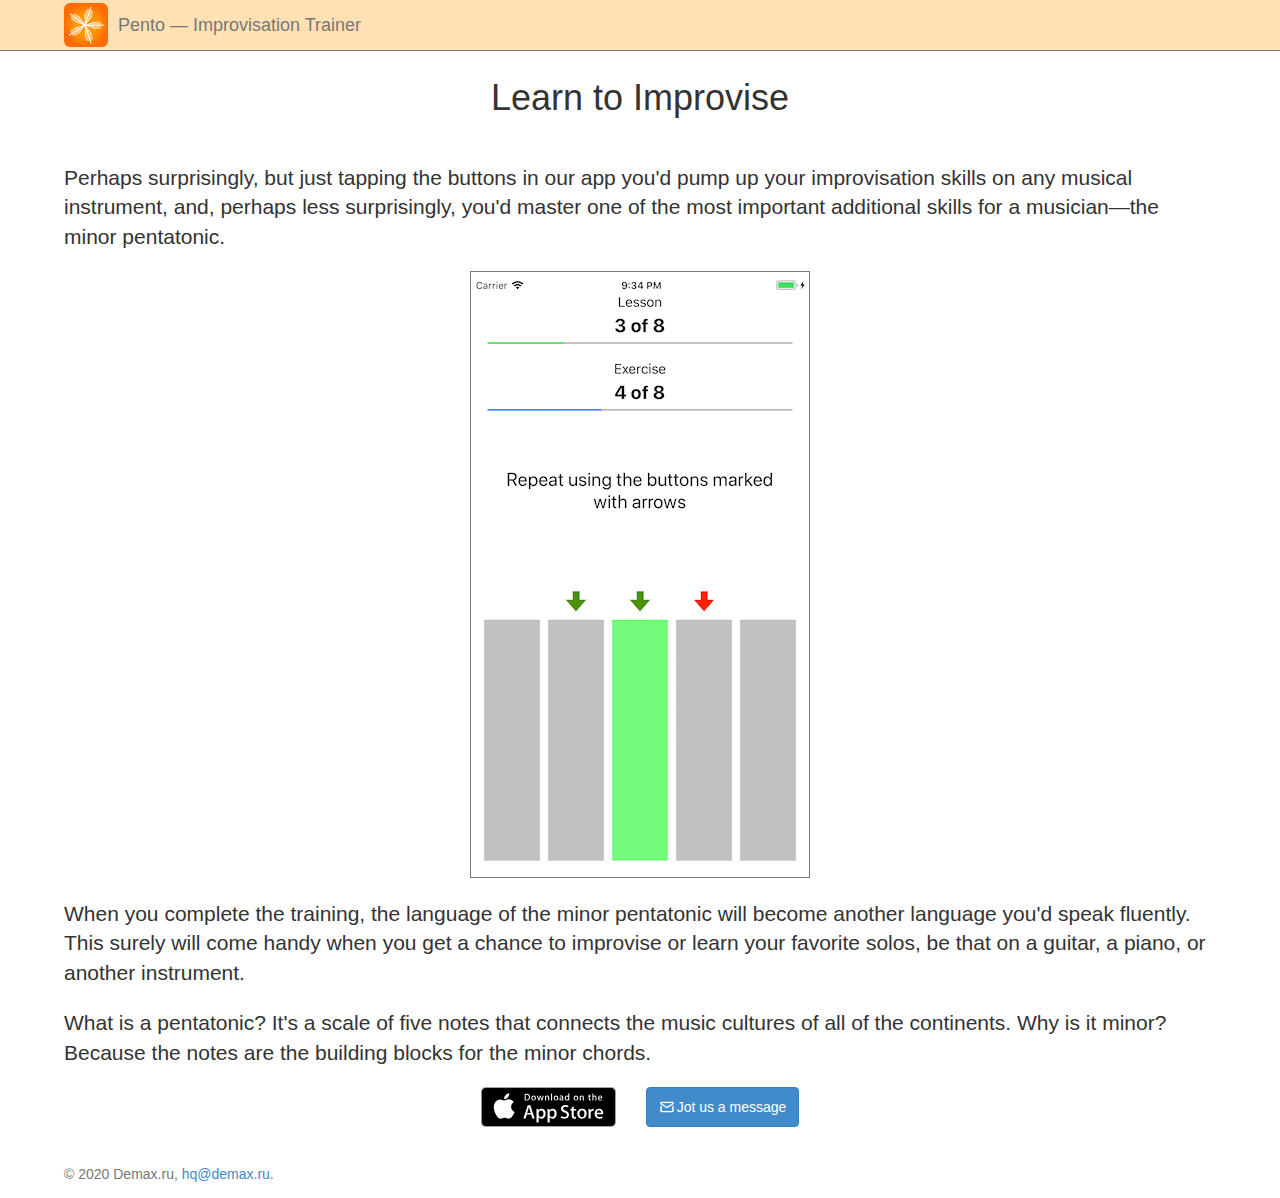
<file: pento/index.html>
<!DOCTYPE html>
<html>
<head>
  <title>Pento — Improvisation trainer</title>
  <meta http-equiv="content-type" content="text/html; charset=UTF-8">
  <meta name="viewport" content="width=device-width, initial-scale=1">
  <link href="styles.css" rel="stylesheet">
</head>
<body>

<header class="header">
  <img class="logo" width="44" height="44" src="images/logo.png" alt="Pento Logo"/>
  Pento — Improvisation Trainer
</header>

<main class="container">
  <h1>Learn to Improvise</h1>
  <p>
    Perhaps surprisingly, but just tapping the buttons in our app you&apos;d pump up your improvisation skills on any
    musical instrument, and, perhaps less surprisingly, you&apos;d master one of the most important additional skills
    for a musician&#151;the minor pentatonic.
  </p>
  <img class="demo-image" src="images/demo-en.png" alt="Demo"/>
  <p>
    When you complete the training, the language of the minor pentatonic will become another language you&apos;d speak
    fluently. This surely will come handy when you get a chance to improvise or learn your favorite solos, be that on a
    guitar, a piano, or another instrument.
  </p>
  <p>
    What is a pentatonic? It&apos;s a scale of five notes that connects the music cultures of all of the continents. Why
    is it minor? Because the notes are the building blocks for the minor chords.
  </p>

  <div class="buttons">
    <a href="https://itunes.apple.com/us/app/тренажёр-минорной-пентатоники/id1339653031?l=ru&ls=1&mt=8"
       target="itunes_store" role="button" class="btn-appstore"></a>
    <a href="mailto:support+mpt@demax.ru" role="button" class="btn-mail">
      <img class="mail-icon" width="16" height="16" src="images/mail.png" alt="Jot us a message">
      Jot us a message
    </a>
  </div>

</main>

<footer class="footer">
  &copy; 2020 Demax.ru, <a href="mailto:support+mpt@demax.ru">hq@demax.ru</a>.
</footer>

</body>
</html>
</file>
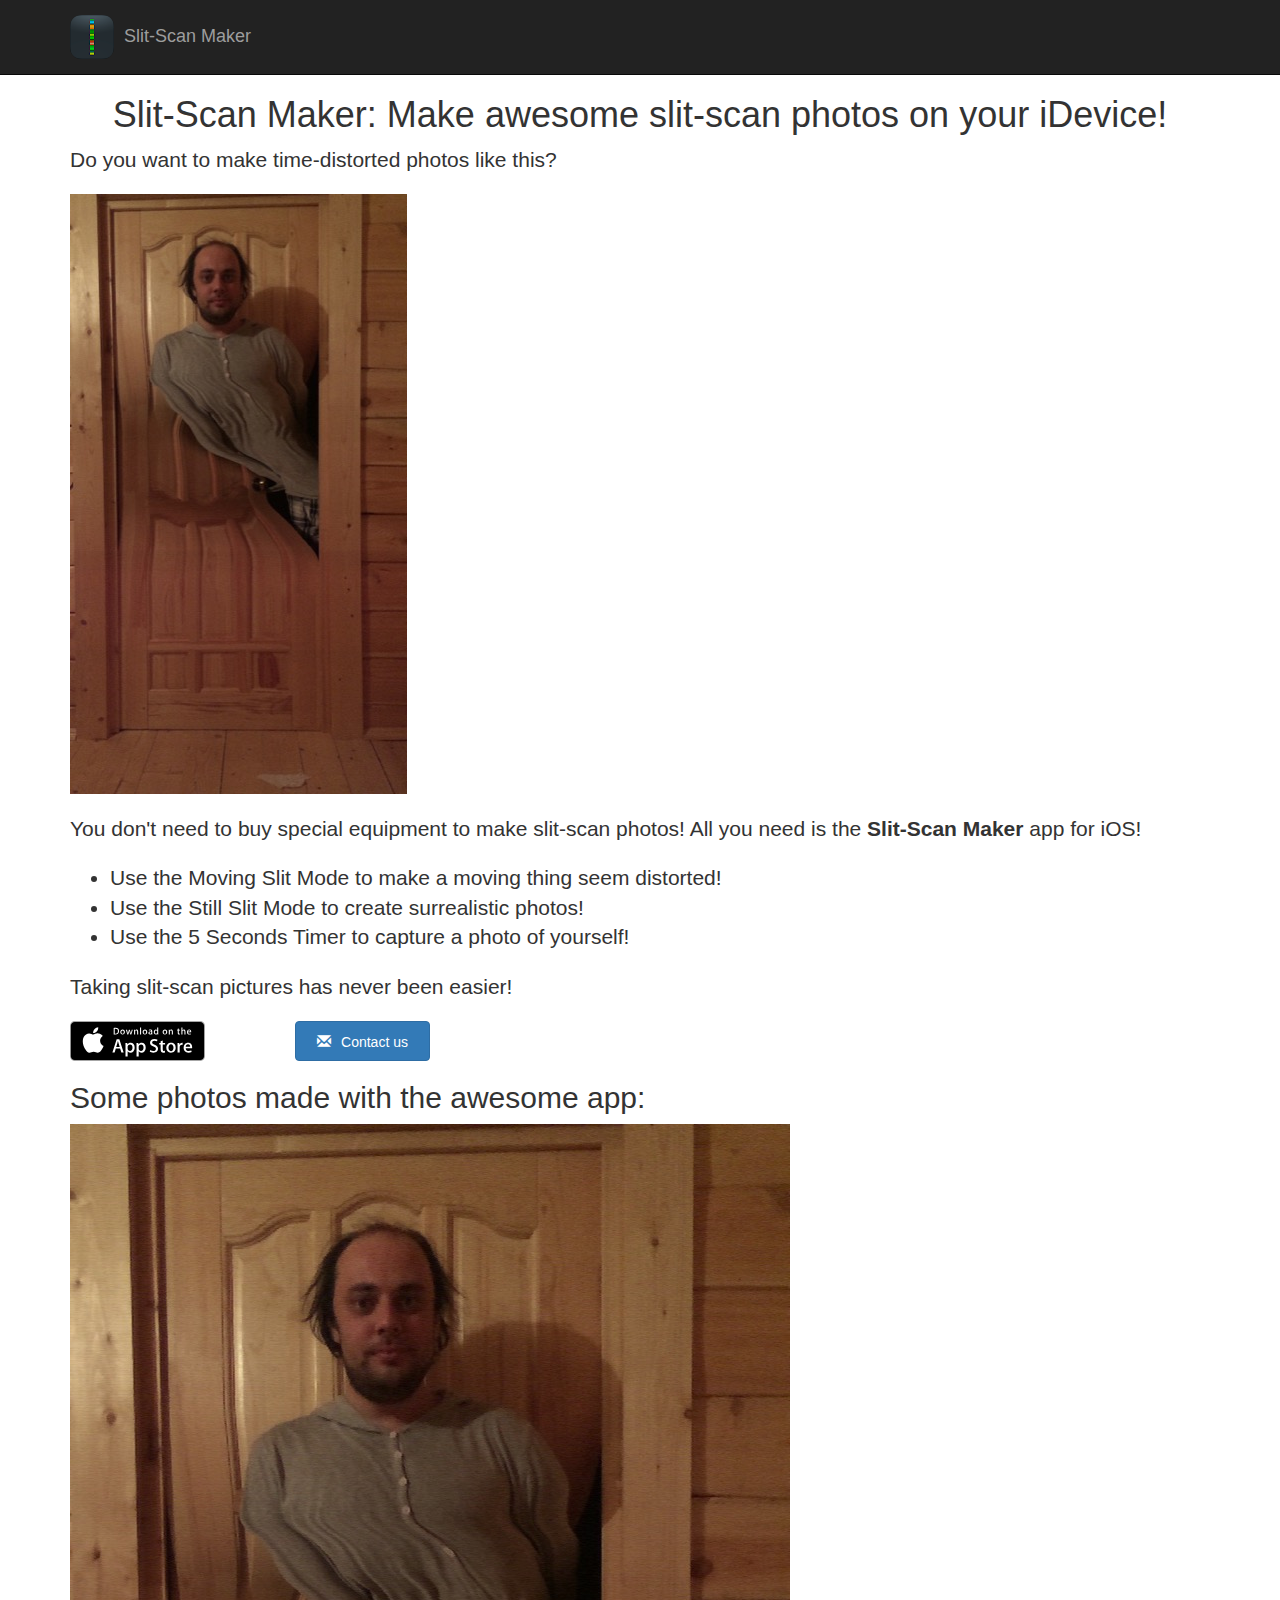
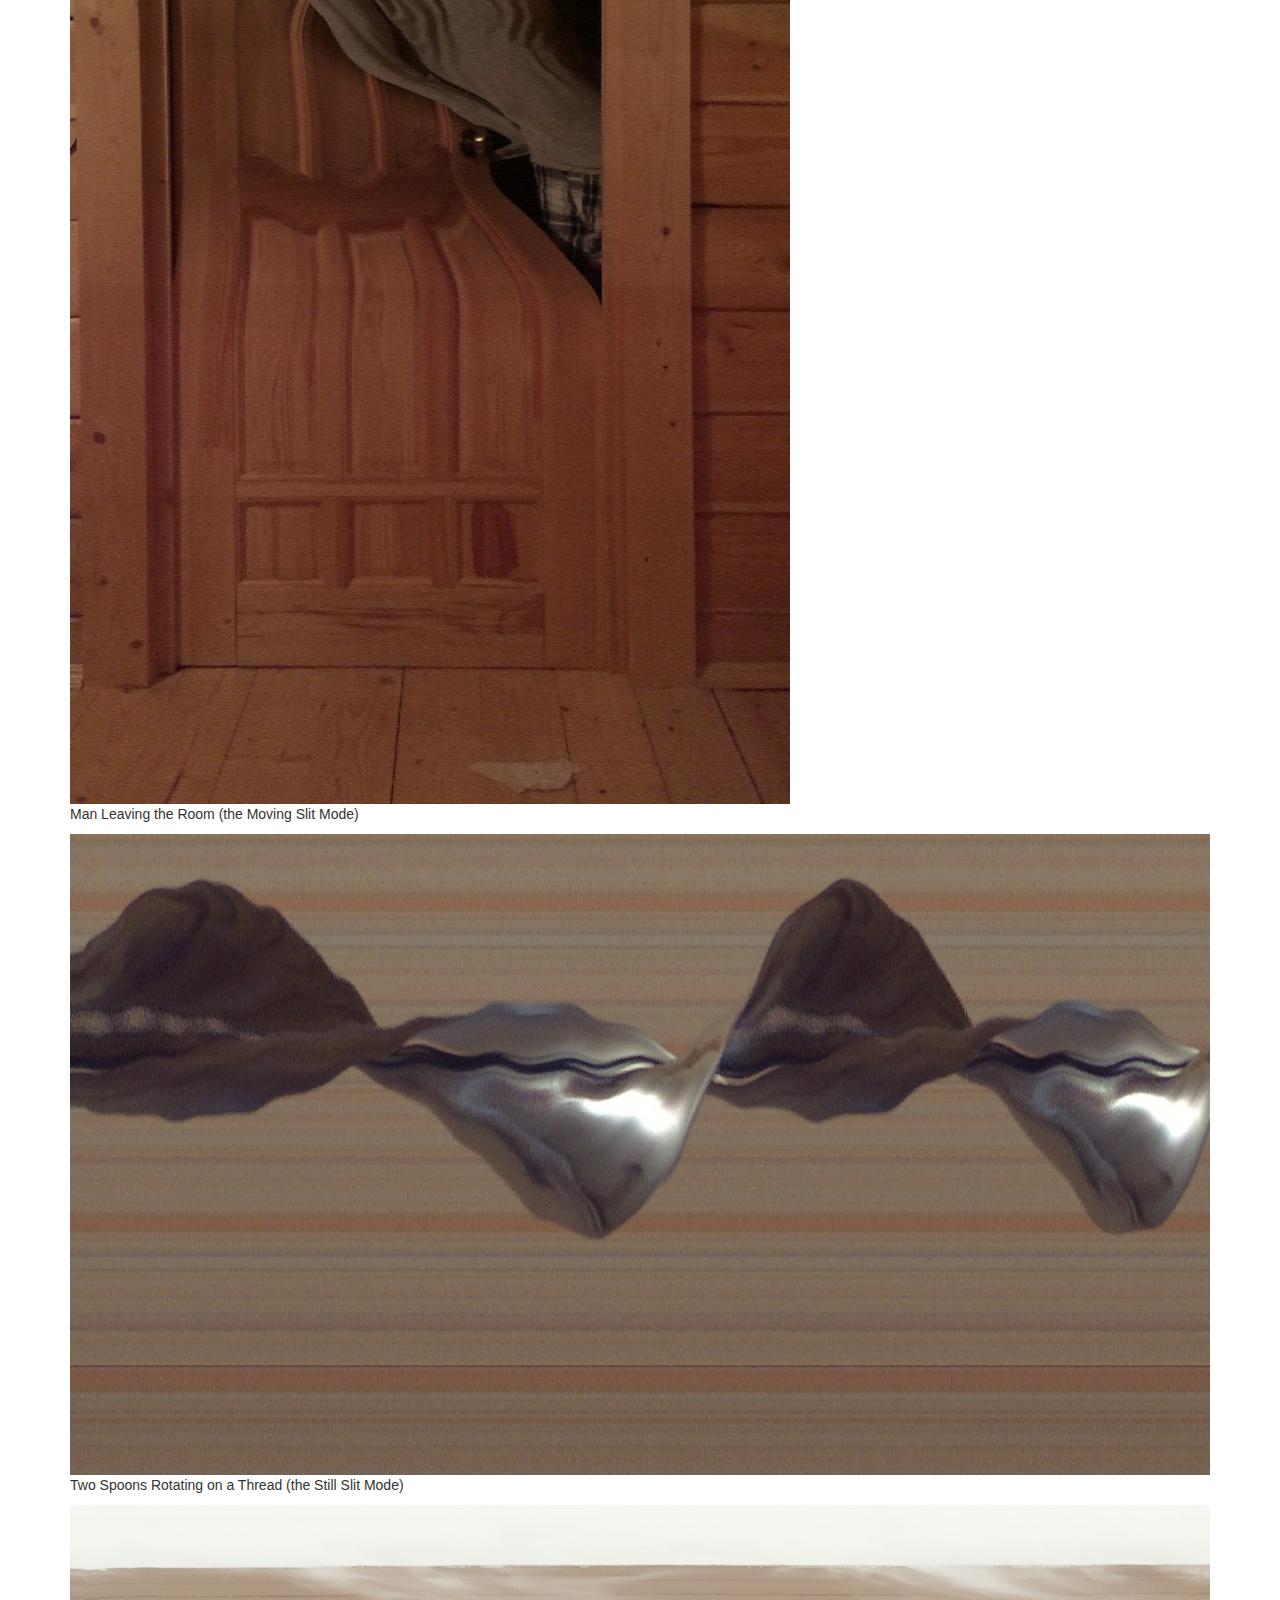
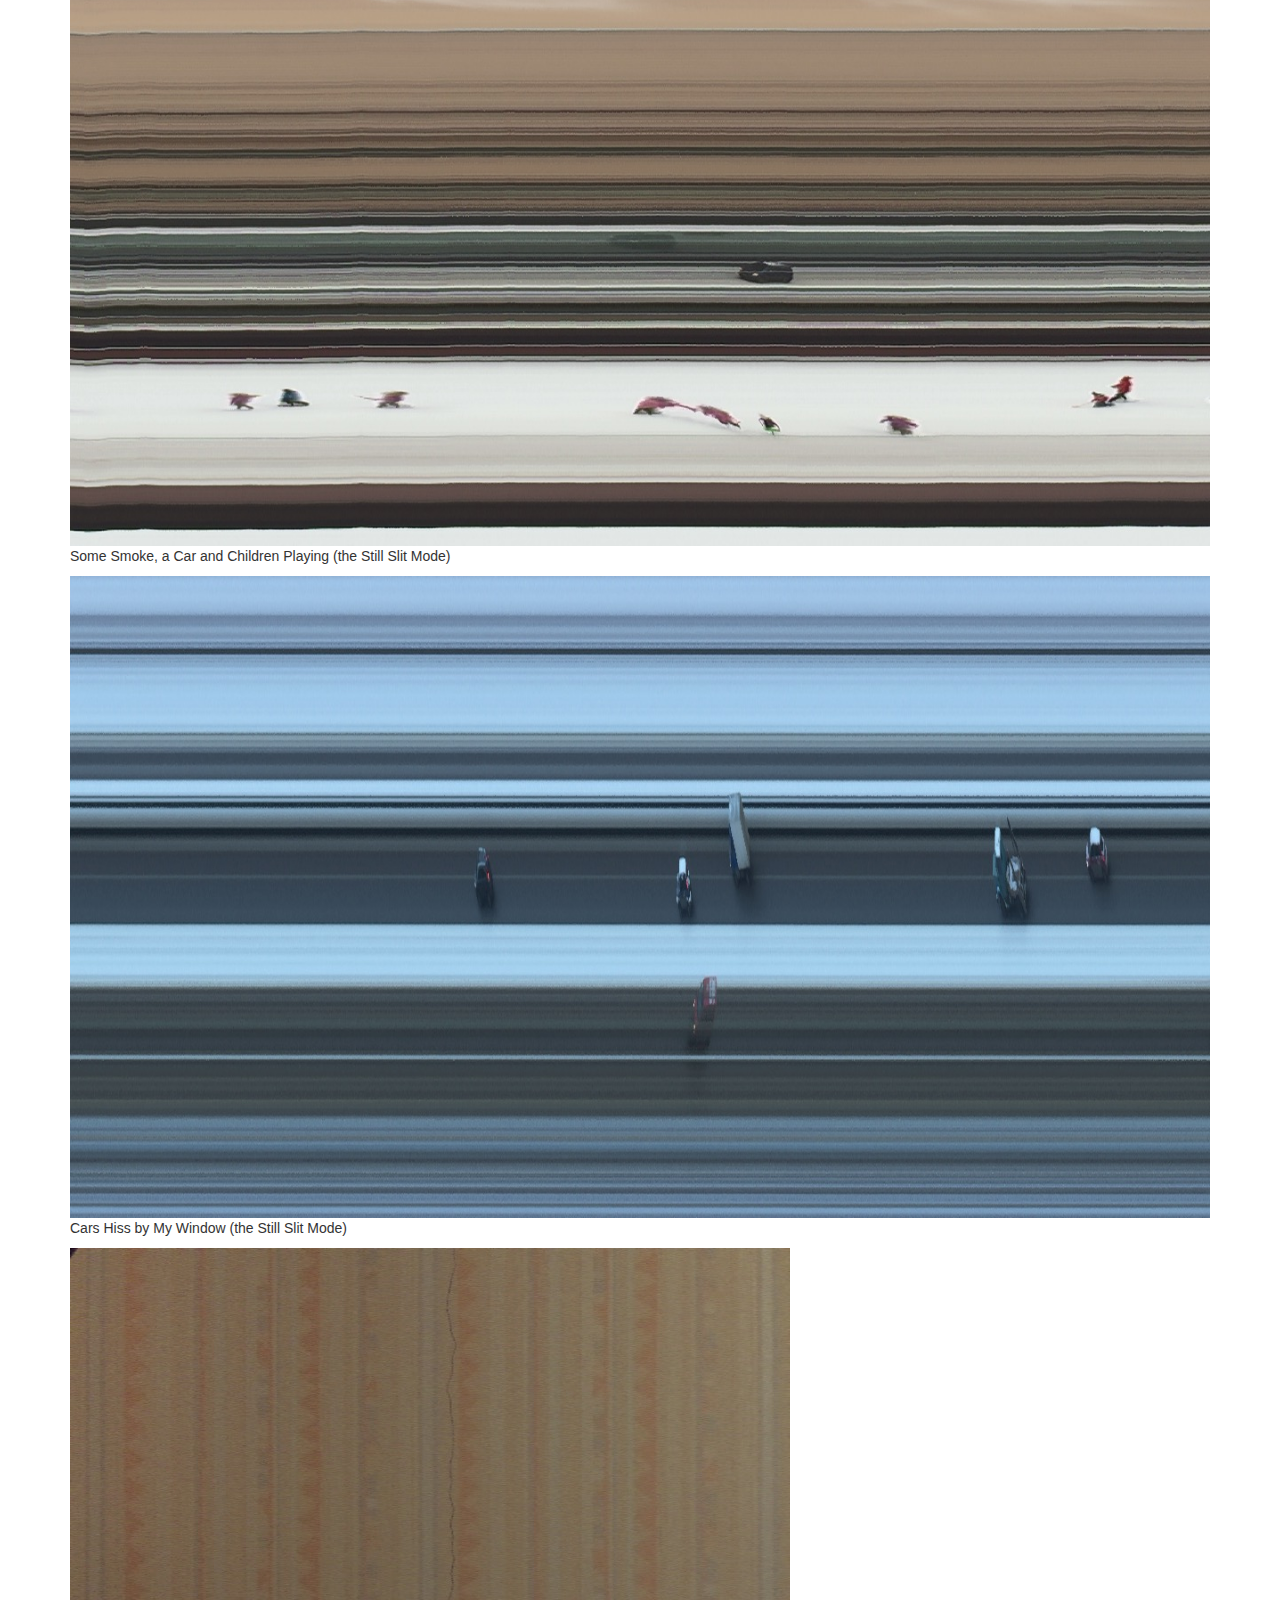
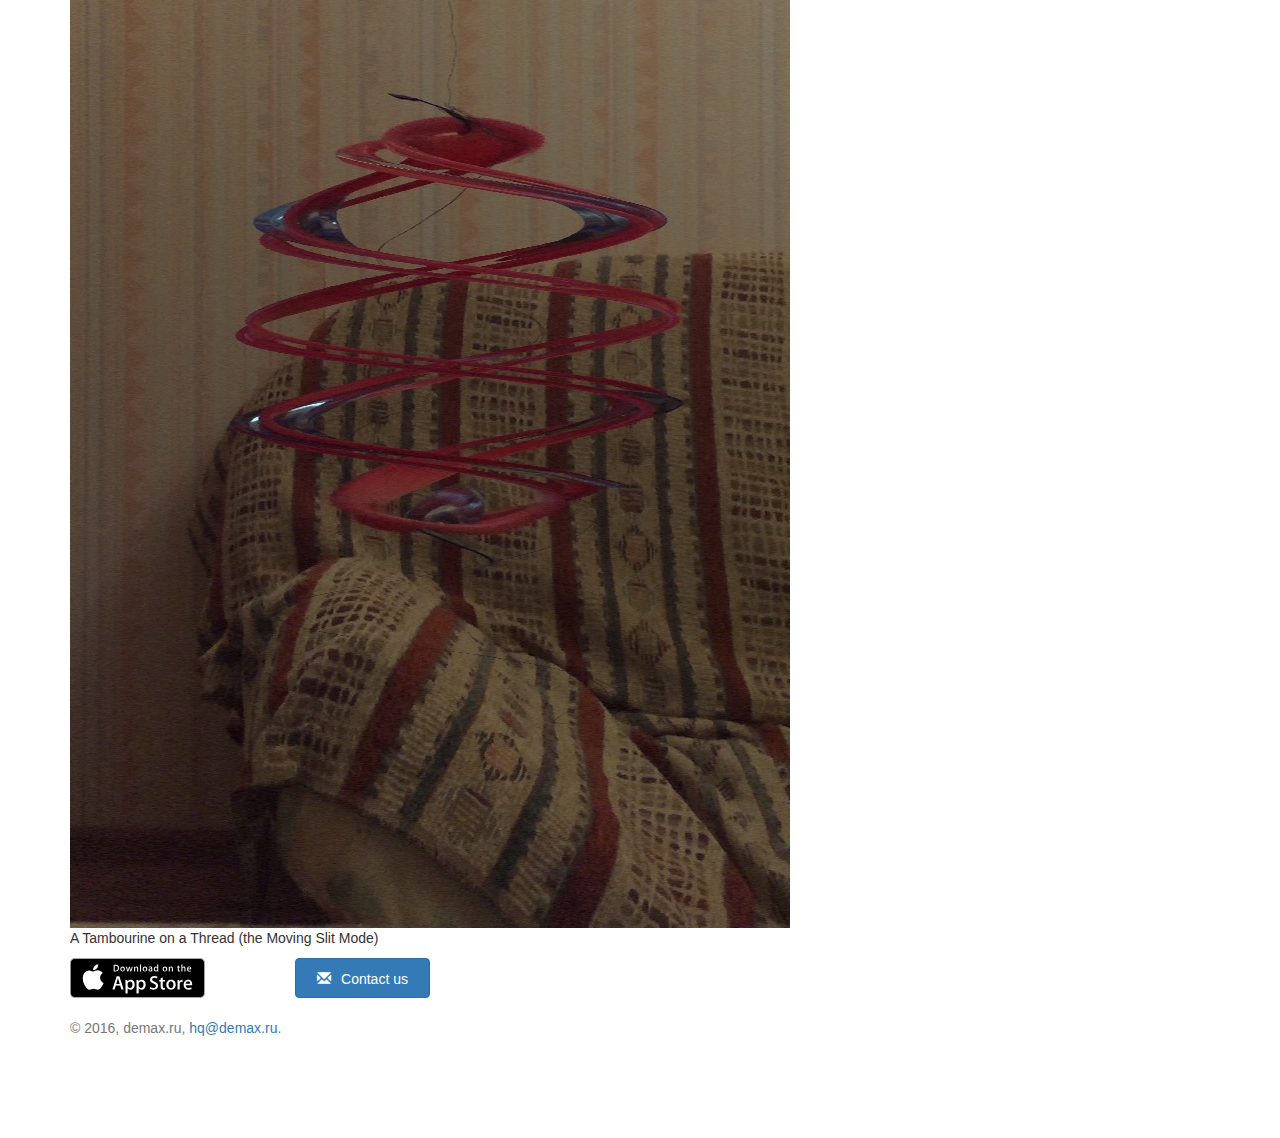
<file: slit-scan-maker/index.html>
<!DOCTYPE html>
<html>
<head>
  <title>Slit-Scan Maker: Make awesome slit-scan photos on your iDevice!</title>
  <meta http-equiv="content-type" content="text/html; charset=UTF-8">
  <meta name="viewport" content="width=device-width, initial-scale=1">

  <!-- Bootstrap -->
  <link rel="stylesheet" href="https://stackpath.bootstrapcdn.com/bootstrap/3.4.1/css/bootstrap.min.css"
        integrity="sha384-HSMxcRTRxnN+Bdg0JdbxYKrThecOKuH5zCYotlSAcp1+c8xmyTe9GYg1l9a69psu" crossorigin="anonymous">

  <!-- Custom styles for this template -->
  <link href="styles.css" rel="stylesheet">

  <!-- start Mixpanel -->
  <script type="text/javascript">
    (function(f,b){if(!b.__SV){var a,e,i,g;window.mixpanel=b;b._i=[];b.init=function(a,e,d){function f(b,h){var a=h.split(".");2==a.length&&(b=b[a[0]],h=a[1]);b[h]=function(){b.push([h].concat(Array.prototype.slice.call(arguments,0)))}}var c=b;"undefined"!==typeof d?c=b[d]=[]:d="mixpanel";c.people=c.people||[];c.toString=function(b){var a="mixpanel";"mixpanel"!==d&&(a+="."+d);b||(a+=" (stub)");return a};c.people.toString=function(){return c.toString(1)+".people (stub)"};i="disable track track_pageview track_links track_forms register register_once alias unregister identify name_tag set_config people.set people.set_once people.increment people.append people.track_charge people.clear_charges people.delete_user".split(" ");for(g=0;g<i.length;g++)f(c,i[g]);b._i.push([a,e,d])};b.__SV=1.2;a=f.createElement("script");a.type="text/javascript";a.async=!0;a.src="//cdn.mxpnl.com/libs/mixpanel-2.2.min.js";e=f.getElementsByTagName("script")[0];e.parentNode.insertBefore(a,e)}})(document,window.mixpanel||[]);
    mixpanel.init("b5936f2509563f8ced7d51cfb1bace93");
  </script>
  <!-- end Mixpanel -->
</head>
<body>

<div class="navbar navbar-inverse navbar-fixed-top" role="navigation">
  <div class="container">
    <div class="navbar-header">
      <a class="navbar-brand" href="#">
        <img class="logo" width="44" height="44" src="images/logo.png" alt="Logo">Slit-Scan Maker
      </a>
    </div>
  </div>
</div>

<div class="content container">

  <h1 class="text-center">Slit-Scan Maker: Make awesome slit-scan photos on your iDevice!</h1>

  <p class="lead text-left">Do you want to make time-distorted photos like this?</p>

  <img class="img-responsive demo-image" src="images/demo1-small.jpg" alt="Demo">

  <p class="lead">
    You don't need to buy special equipment to make slit-scan photos! All you need is the <b>Slit-Scan Maker</b> app for iOS!
  </p>

  <ul class="lead">
    <li>Use the Moving Slit Mode to make a moving thing seem distorted!</li>
    <li>Use the Still Slit Mode to create surrealistic photos!</li>
    <li>Use the 5 Seconds Timer to capture a photo of yourself!</li>
  </ul>

  <p class="lead">Taking slit-scan pictures has never been easier!</p>

  <div class="row">
    <div class="col-lg-2 col-md-2 col-sm-3 col-xs-6">
      <a href="https://itunes.apple.com/us/app/slit-scan-maker/id1068434858?l=ru&ls=1&mt=8" class="app-store-button btn"></a>
    </div>
    <div class="col-lg-2 col-md-2 col-sm-3 col-xs-6">
      <a href="mailto:hq@demax.ru?subject=Slit-Scan%20Maker%20iOS%20App" class="email-button btn btn-primary pull-right">
        <i class="glyphicon glyphicon-envelope"></i>Contact us</a>
    </div>
  </div>

  <h2>Some photos made with the awesome app:</h2>

  <div class="showroom">
    <img class="img-responsive" src="images/demo1.jpg">
    <p class="text-left">Man Leaving the Room (the Moving Slit Mode)</p>
    <img class="img-responsive" src="images/demo2.jpg">
    <p class="text-left">Two Spoons Rotating on a Thread (the Still Slit Mode)</p>
    <img class="img-responsive" src="images/demo3.jpg">
    <p class="text-left">Some Smoke, a Car and Children Playing (the Still Slit Mode)</p>
    <img class="img-responsive" src="images/demo4.jpg">
    <p class="text-left">Cars Hiss by My Window (the Still Slit Mode)</p>
    <img class="img-responsive" src="images/demo5.jpg">
    <p class="text-left">A Tambourine on a Thread (the Moving Slit Mode)</p>
  </div>

  <div class="row">
    <div class="col-lg-2 col-md-2 col-sm-3 col-xs-6">
      <a href="https://itunes.apple.com/us/app/slit-scan-maker/id1068434858?l=ru&ls=1&mt=8" class="app-store-button btn"></a>
    </div>
    <div class="col-lg-2 col-md-2 col-sm-3 col-xs-6">
      <a href="mailto:hq@demax.ru?subject=Slit-Scan%20Maker%20iOS%20App" class="email-button btn btn-primary pull-right">
        <i class="glyphicon glyphicon-envelope"></i>Contact us</a>
    </div>
  </div>
</div>

<footer>
  <div class="container">
    <p class="text-muted">&copy; 2016, demax.ru, <a href="mailto:hq@demax.ru?subject=Slit-Scan%20Maker%20iOS%20App">hq@demax.ru</a>.
    </p>
  </div>
</footer>
</body>
</html>
</file>
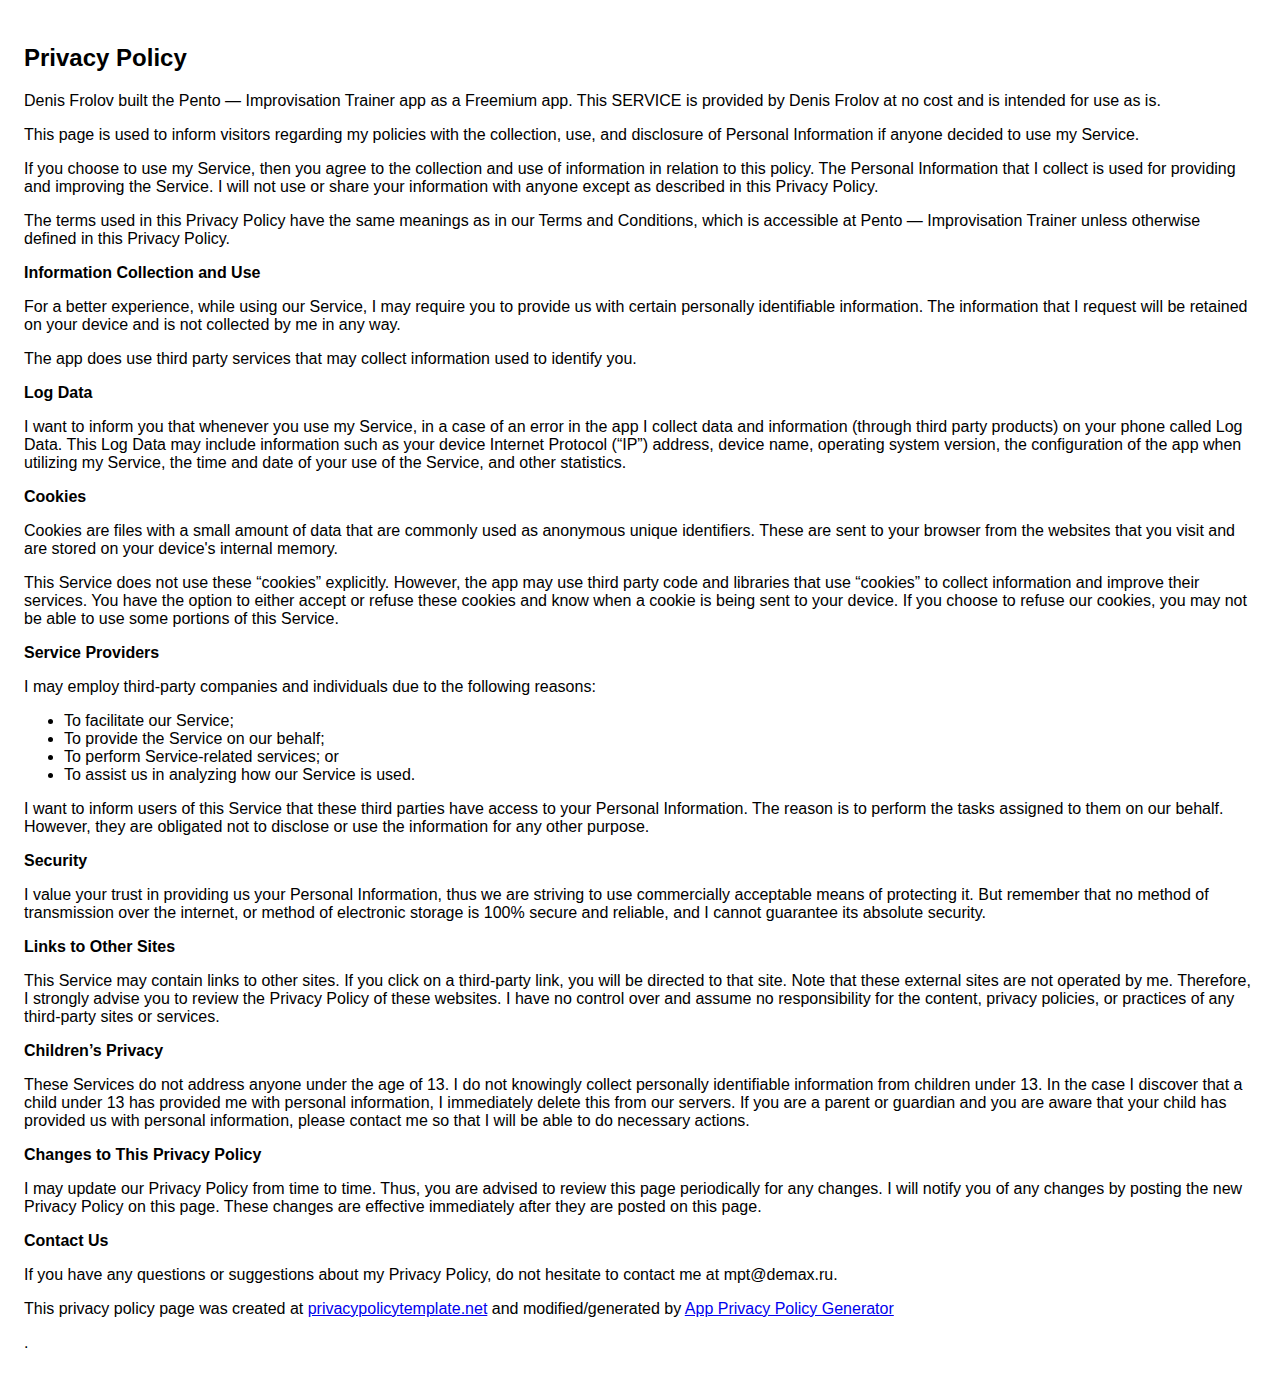
<file: pento/privacy.html>
<!DOCTYPE html>
<html>
<head>
  <meta charset='utf-8'>
  <meta name='viewport' content='width=device-width'>
  <title>Privacy Policy</title>
  <style>body { font-family: 'Helvetica Neue', Helvetica, Arial, sans-serif; padding: 1em; }</style>
</head>
<body>
<h2>Privacy Policy</h2>
<p>
  Denis Frolov built the Pento — Improvisation Trainer app as a Freemium app. This SERVICE is provided by Denis Frolov
  at no cost and is intended for use as is.
</p>
<p>
  This page is used to inform visitors regarding my policies with the collection, use, and disclosure of Personal
  Information if anyone decided to use my Service.
</p>
<p>
  If you choose to use my Service, then you agree to the collection and use of information in relation to this policy.
  The Personal Information that I collect is used for providing and improving the Service. I will not use or share your
  information with anyone except as described in this Privacy Policy.
</p>
<p>
  The terms used in this Privacy Policy have the same meanings as in our Terms and Conditions, which is accessible at
  Pento — Improvisation Trainer unless otherwise defined in this Privacy Policy.
</p>
<p><strong>Information Collection and Use</strong></p>
<p>
  For a better experience, while using our Service, I may require you to provide us with certain personally identifiable
  information. The information that I request will be retained on your device and is not collected by me in any way.
</p>
<p>
  The app does use third party services that may collect information used to identify you.
</p>
<p><strong>Log Data</strong></p>
<p>
  I want to inform you that whenever you use my Service, in a case of an error in the app I collect data and information
  (through third party products) on your phone called Log Data. This Log Data may include information such as your
  device Internet Protocol (“IP”) address, device name, operating system version, the configuration of the app when
  utilizing my Service, the time and date of your use of the Service, and other statistics.
</p>
<p><strong>Cookies</strong></p>
<p>
  Cookies are files with a small amount of data that are commonly used as anonymous unique identifiers. These are sent
  to your browser from the websites that you visit and are stored on your device's internal memory.
</p>
<p>
  This Service does not use these “cookies” explicitly. However, the app may use third party code and libraries that use
  “cookies” to collect information and improve their services. You have the option to either accept or refuse these
  cookies and know when a cookie is being sent to your device. If you choose to refuse our cookies, you may not be able
  to use some portions of this Service.
</p>
<p><strong>Service Providers</strong></p>
<p>
  I may employ third-party companies and individuals due to the following reasons:
</p>
<ul>
  <li>To facilitate our Service;</li>
  <li>To provide the Service on our behalf;</li>
  <li>To perform Service-related services; or</li>
  <li>To assist us in analyzing how our Service is used.</li>
</ul>
<p>
  I want to inform users of this Service that these third parties have access to your Personal Information. The reason
  is to perform the tasks assigned to them on our behalf. However, they are obligated not to disclose or use the
  information for any other purpose.
</p>
<p><strong>Security</strong></p>
<p>
  I value your trust in providing us your Personal Information, thus we are striving to use commercially acceptable
  means of protecting it. But remember that no method of transmission over the internet, or method of electronic storage
  is 100% secure and reliable, and I cannot guarantee its absolute security.
</p>
<p><strong>Links to Other Sites</strong></p>
<p>
  This Service may contain links to other sites. If you click on a third-party link, you will be directed to that site.
  Note that these external sites are not operated by me. Therefore, I strongly advise you to review the Privacy Policy
  of these websites. I have no control over and assume no responsibility for the content, privacy policies, or practices
  of any third-party sites or services.
</p>
<p><strong>Children’s Privacy</strong></p>
<p>
  These Services do not address anyone under the age of 13. I do not knowingly collect personally identifiable
  information from children under 13. In the case I discover that a child under 13 has provided me with personal
  information, I immediately delete this from our servers. If you are a parent or guardian and you are aware that
  your child has provided us with personal information, please contact me so that I will be able to do necessary
  actions.
</p>
<p><strong>Changes to This Privacy Policy</strong></p>
<p>
  I may update our Privacy Policy from time to time. Thus, you are advised to review this page periodically for any
  changes. I will notify you of any changes by posting the new Privacy Policy on this page. These changes are effective
  immediately after they are posted on this page.
</p>
<p><strong>Contact Us</strong></p>
<p>
  If you have any questions or suggestions about my Privacy Policy, do not hesitate to contact me at mpt@demax.ru.
</p>
<p>
  This privacy policy page was created at
  <a href="https://privacypolicytemplate.net" target="_blank">privacypolicytemplate.net</a>
  and modified/generated by
  <a href="https://app-privacy-policy-generator.firebaseapp.com/" target="_blank">App Privacy Policy Generator</a></p>.
</body>
</html>
</file>
<file: pento/styles.css>
html, body {
    width: 100%;
    height: 100%;
    padding: 0;
    margin: 0;
    font-family: "Helvetica Neue", Helvetica, Arial, sans-serif;
}

a {
    color: #428bca;
    text-decoration: none;
}

.header {
    display: flex;
    align-items: center;
    background-color: rgba(255, 154, 8, 0.3);
    padding: 3px 5%;
    color: #777;
    font-size: 18px;
    border-bottom: 1px solid #777;
}

.logo {
    border-radius: 6px;
    margin-right: 10px;
}

.footer {
    color: #777;
    font-size: 14px;
    padding: 1rem 5%;
}

.container {
    display: flex;
    align-items: center;
    flex-direction: column;
    padding: 3px 5%;
    color: #333;
}

.container h1 {
    font-size: 36px;
    font-weight: 500;
    line-height: 1.1;
}

.container p {
    font-weight: 300;
    line-height: 1.4;
    font-size: 21px;
    margin-bottom: 0;
}

img.demo-image {
    margin-top: 20px;
    padding-top: 5px;
    border: 1px solid #777;
}

.buttons {
    display: flex;
    margin: 20px 0;
}

.btn-appstore {
    background: url(images/app-store-badge-en.svg) no-repeat;
    width: 135px;
    height: 40px;
}

.btn-mail {
    display: flex;
    align-items: center;
    justify-content: center;
    width: 153px;
    height: 40px;
    font-size: 14px;
    border: 1px solid #357ebd;
    border-radius: 4px;
    box-sizing: border-box;
    color: #fff;
    background-color: #428bca;
    margin-left: 30px;
}

.mail-icon {
    width: 16px;
    margin-right: 2px;
}

footer
</file>
<file: slit-scan-maker/styles.css>
body {
    padding-top: 50px;
    padding-bottom: 70px;
    height: 100%;
}

.navbar-brand {
    height: 74px;
}

.navbar-brand > img {
    display: inline-block;
}

.logo {
    margin-right: 10px;
    border-radius: 11px;
}

.content {
    padding-top: 25px;
}

.lead {
    font-weight: normal;
}

.demo-image {
    margin-bottom: 20px;
}

.app-store-button {
    border: none;
    display: inline-block;
    overflow: hidden;
    background: url(images/app-store-badge.svg) no-repeat;
    width: 135px;
    height: 40px;
}

.email-button {
    width: 135px;
    height: 40px;
    line-height: 40px;
    padding: initial;
}

.email-button > i {
    margin-right: 10px;
}

.fotorama {
    margin: 0 auto 20px;
}

.fotorama > div {
    margin: 0 auto;
}

footer {
    margin: 20px auto;
}
</file>
